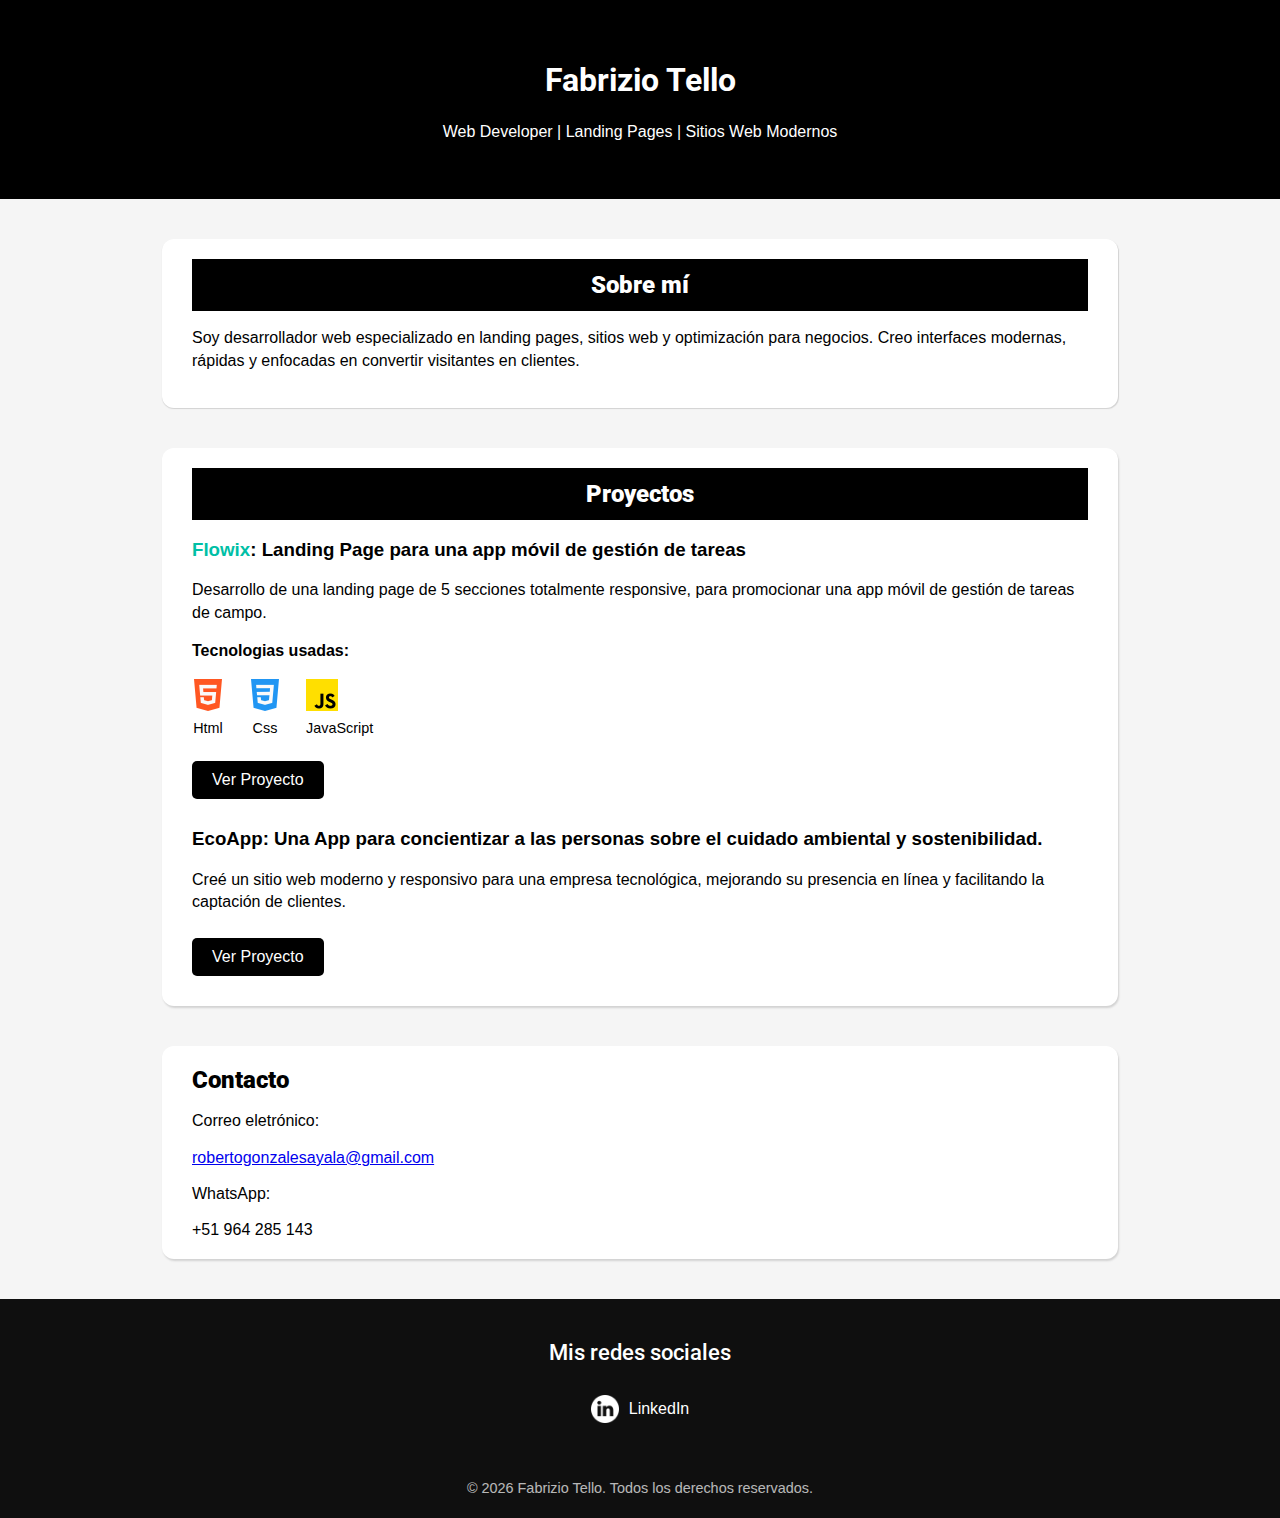
<file: index.html>
<!DOCTYPE html>
<html lang="es">
<head>
    <meta charset="UTF-8">
    <meta name="viewport" content="width=device-width, initial-scale=1.0">
    <title>F4bris_Portafolio</title>
    <link rel="stylesheet" href="styles.css">
</head>
<body>
    <header>
        <h1>Fabrizio Tello</h1>
        <p class="habilidades">Web Developer   |   Landing Pages   |   Sitios Web Modernos</p>
        <p class="software">Ingeniero de Software</p>
    </header>

    <section class="about-me">
        <h2>Sobre mí</h2>
        <p class="sobre mi">Soy desarrollador web especializado en landing pages, sitios web y optimización para negocios. Creo interfaces modernas, rápidas y enfocadas en convertir visitantes en clientes.</p>
    </section>

    <section class="proyectos">
        <h2>Proyectos</h2>
            <div class="proyecto">
                <h3><span class="flowix">Flowix</span>: Landing Page para una app móvil de gestión de tareas</h3>
                <p class="desc">Desarrollo de una landing page de 5 secciones totalmente responsive, para promocionar una app móvil de gestión de tareas de campo.</p>
                
                <p><strong>Tecnologias usadas:</strong></p>

                <div class="tecnologias">
                    <div class="htmldiv">
                        <img src="imagenes/html.png" alt="html5">
                        <p>Html</p>
                    </div>

                    <div class="cssdiv">
                        <img src="imagenes/css.png" alt="css3">
                        <p>Css</p>
                    </div>

                    <div class="jsdiv">
                        <img src="imagenes/js.png" alt="javascript">    
                        <p>JavaScript</p>
                    </div>
                </div>

                <a href="Flowix/public/index.html" class="btn" target="_blank">
                    <button>Ver Proyecto</button>
                </a>

            </div>
            <div class="proyecto">
                <h3>EcoApp: Una App para concientizar a las personas sobre el cuidado ambiental y sostenibilidad.</h3>
                <p class="desc">Creé un sitio web moderno y responsivo para una empresa tecnológica, mejorando su presencia en línea y facilitando la captación de clientes.</p>
                <a href="https://f4bris.github.io/EcoApp.com/index.html" class="btn" target="_blank">
                    <button>Ver Proyecto</button>
                </a>

        </div>
    </section>
   
   <section class="contacto">
        <h2>Contacto</h2>

        <div class="correo">
            <p>Correo eletrónico:</p>
            <a  href="https://mail.google.com/mail/?view=cm&fs=1&to=robertogonzalesayala@gmail.com&su=Contacto%20desde%20portafolio&body=Hola%20Fabrizio,%20me%20interesa%20tu%20servicio"
            target="_blank"
            rel="noopener noreferrer">robertogonzalesayala@gmail.com </a>
        </div>

        <div class="correo2">
            <p>Correo eletrónico:</p>
            <a href="mailto:robertogonzalesayala@gmail.com?subject=Contacto%20desde%20portafolio&body=Hola%20Fabrizio,          %0D%0A%0D%0AMe%20interesa%20tu%20servicio%20de%20desarrollo%20web.%0D%0A%0D%0AGracias.">
                robertogonzalesayala@gmail.com
            </a>
        </div>


        <div class="numero">
            <p>WhatsApp:</p>
            <a href="https://wa.me/51964285143" target="_blank">+51 964 285 143</a>
        </div>
   </section>

<footer class="footer">
  <section class="redes">
    <h2>Mis redes sociales</h2>

    <div class="links">
      <a href="https://www.linkedin.com/in/fabrizio-tello-palacios-478628384/"
         target="_blank"
         rel="noopener noreferrer"
         class="social-link">
         <img src="imagenes/linkedin.png" alt="LinkedIn">
         <span>LinkedIn</span>
      </a>
    </div>
  </section>

  <p class="copy">&copy; 2026 Fabrizio Tello. Todos los derechos reservados.</p>
</footer>

</body>
</html>
</file>
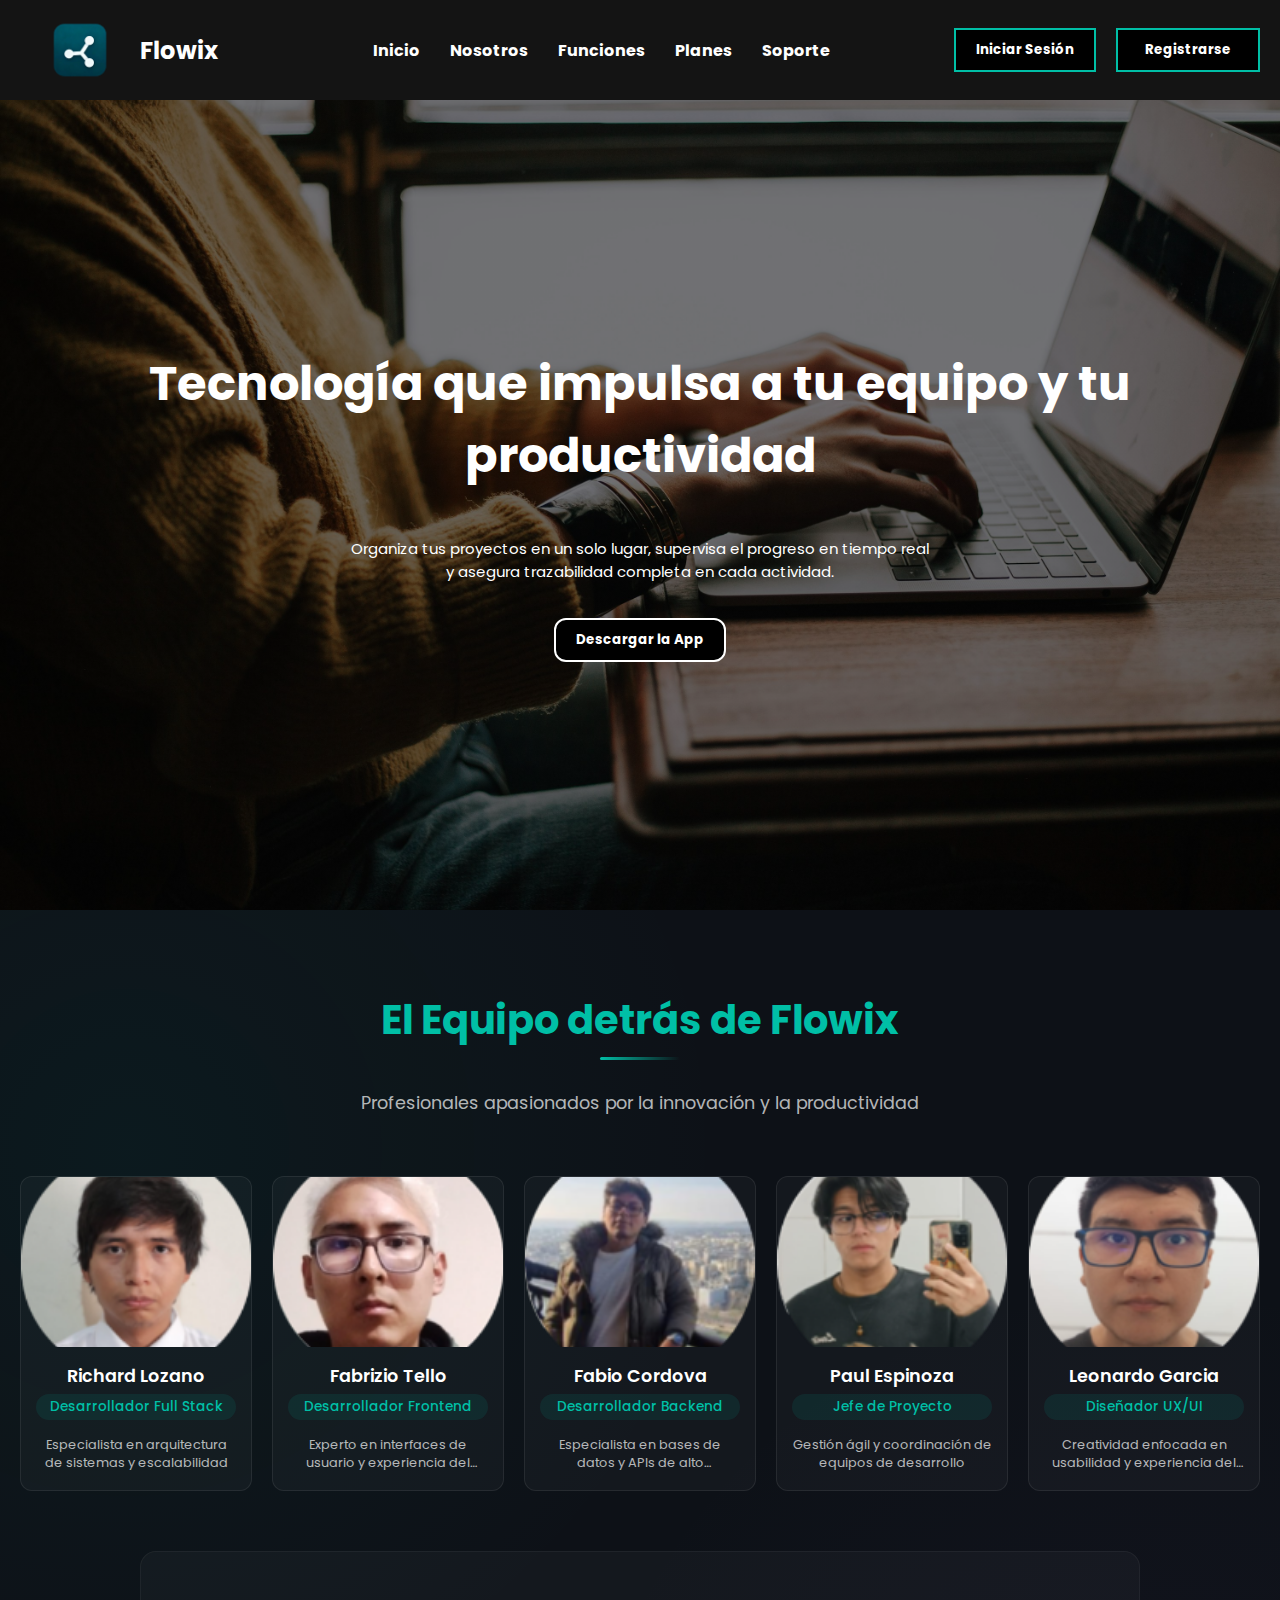
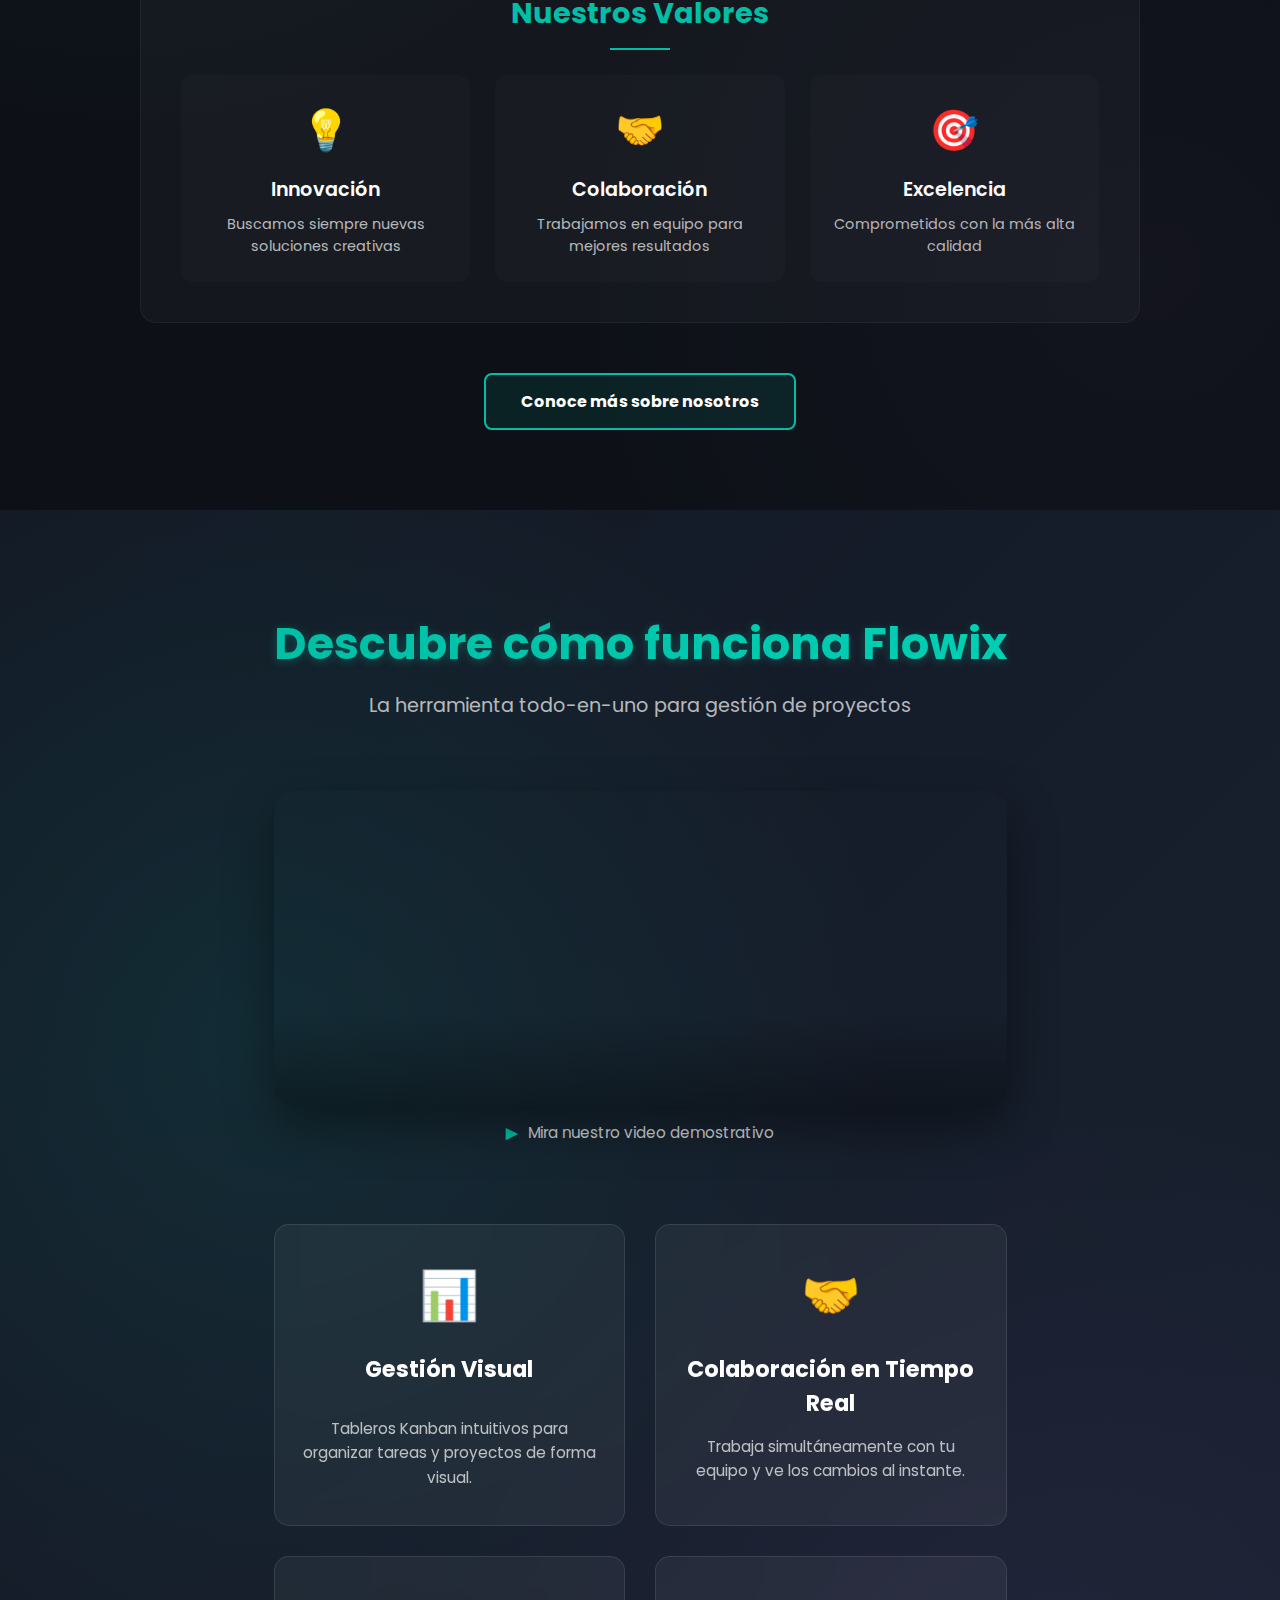
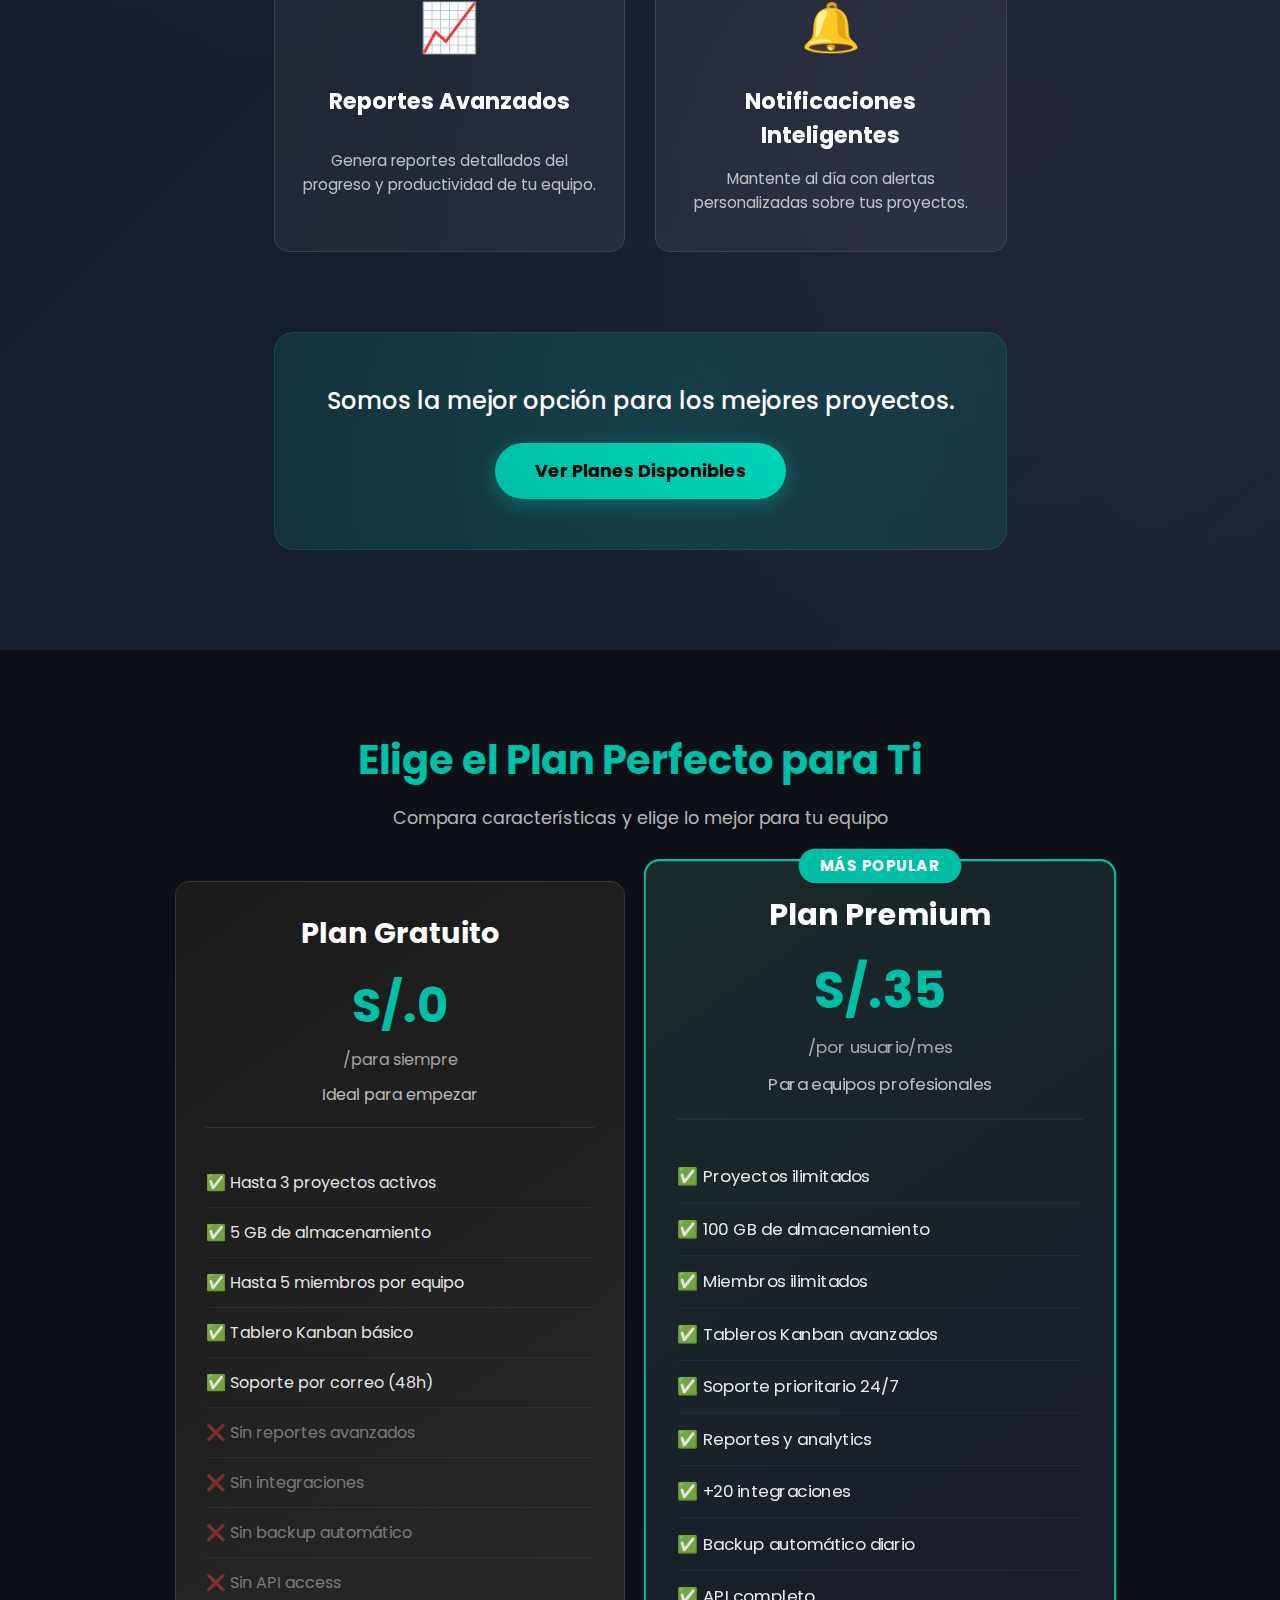
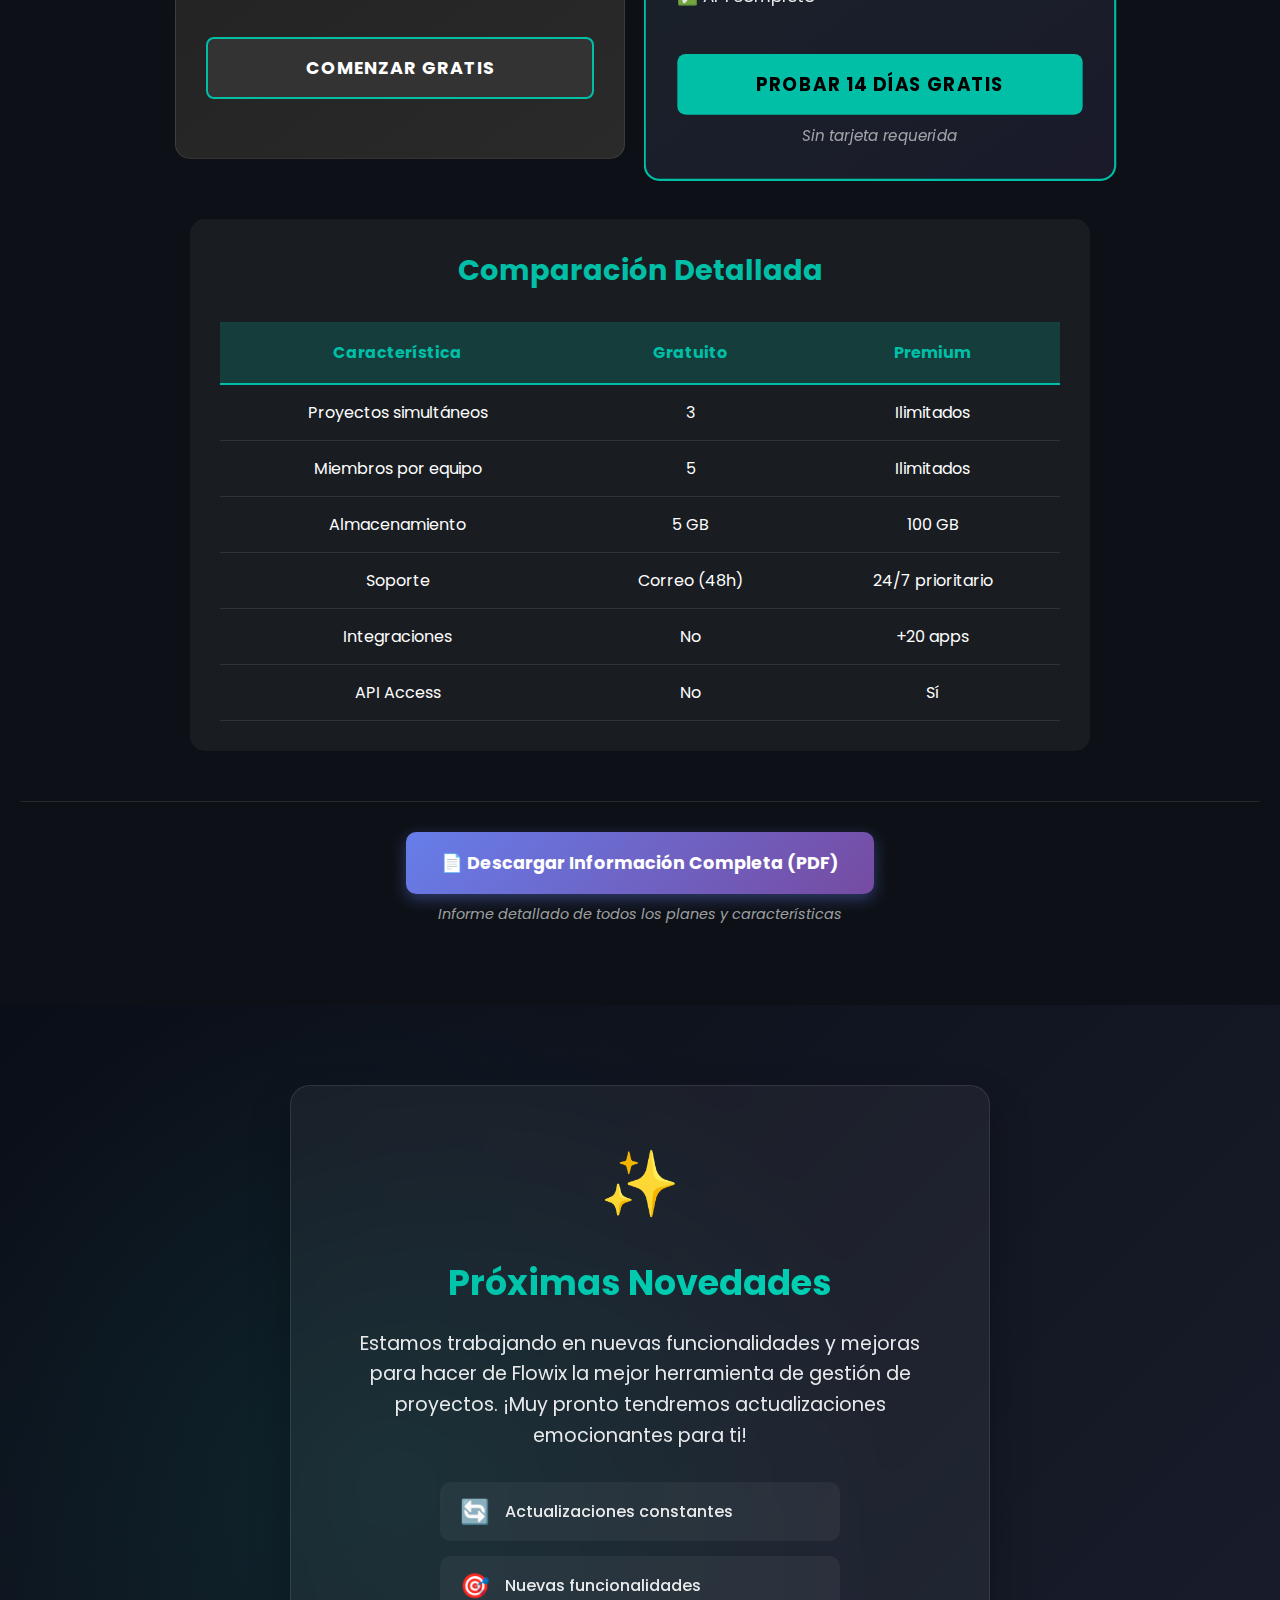
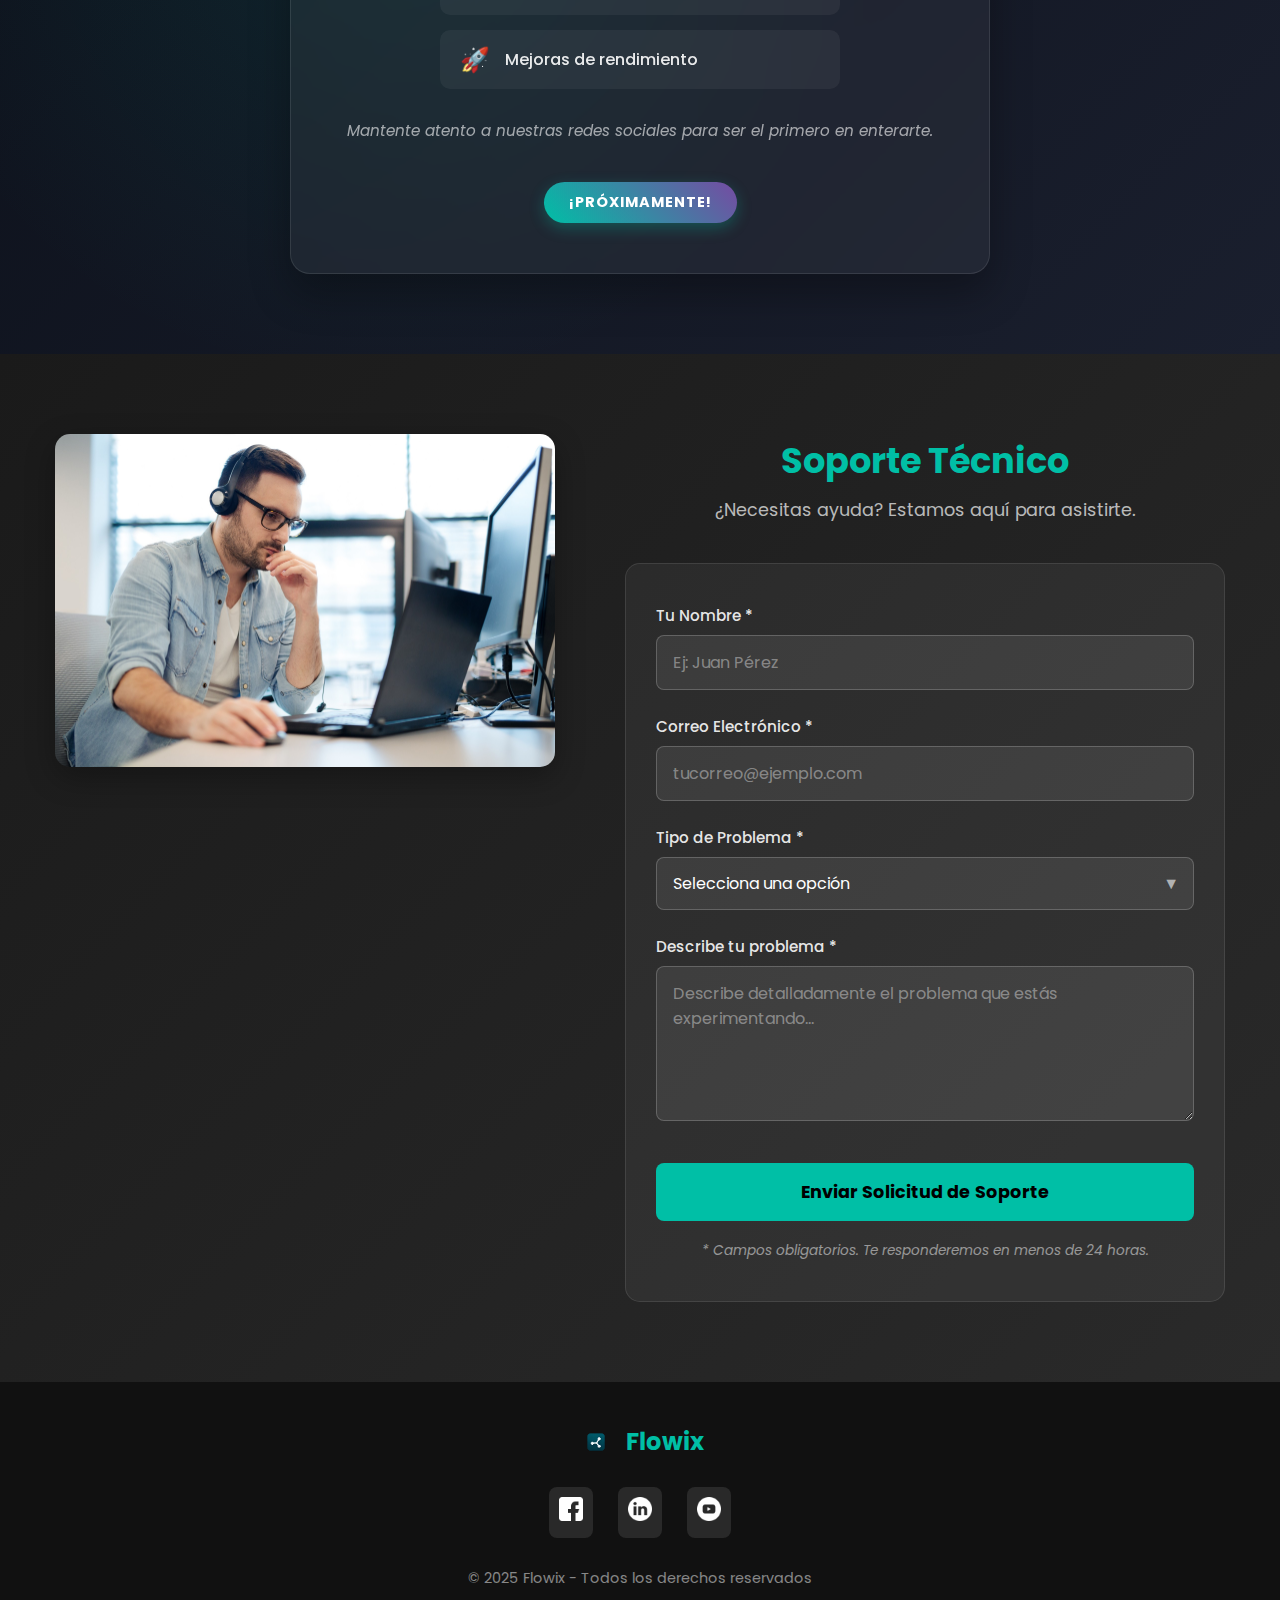
<file: Flowix/public/index.html>
<!DOCTYPE html>
<html lang="es">

<head>
  <meta charset="UTF-8">
  <meta name="viewport" content="width=device-width, initial-scale=1.0">
  <title>Flowix Landing page</title>
  <link rel="preconnect" href="https://fonts.googleapis.com">
  <link rel="preconnect" href="https://fonts.gstatic.com" crossorigin>
  <link
    href="https://fonts.googleapis.com/css2?family=Poppins:ital,wght@0,100;0,200;0,300;0,400;0,500;0,600;0,700;0,800;0,900;1,100;1,200;1,300;1,400;1,500;1,600;1,700;1,800;1,900&display=swap"
    rel="stylesheet">
  <link rel="stylesheet" href="assets/styles/Styles.css">
  
</head>

<body>
  <header>
    <div class="container">
      <nav class="nav-bar">
        <div class="logo-container"> <img src="assets/images/flowix.png" alt="Logo" class="logo">
          <h2>Flowix</h2>
        </div>
        <div class="menu-hamburguesa">
          <img src="assets/images/menu-hamburguesa.png" alt="menu-hamburguesa" class="menu-icon">
        </div>
      
         
            <ul class="nav-links" id="navLinksMobile">
              <li><a href="#inicio">Inicio</a></li>
              <li><a href="#nosotros">Nosotros</a></li>
              <li><a href="#funciones">Funciones</a></li>
              <li><a href="#planes">Planes</a></li>
              <li><a href="#soporte">Soporte</a></li>
            </ul>
        
          <div class="register-btn"> 
            <Button id="iniciarSesionbtn" class="Iniciar-sesion">Iniciar Sesión</Button>
            <Button class="Registrarse">Registrarse</Button> 
          </div>
      
      </nav>
    </div>
  </header>

  <section id="inicio">
    <h1>Tecnología que impulsa a tu equipo y tu productividad</h1> <br>
    <p>Organiza tus proyectos en un solo lugar, supervisa el progreso en tiempo real<br>y asegura trazabilidad completa
      en cada actividad.
    </p>
    <br> 
    <Button class="Descargar">Descargar la App</Button>

    
  </section>

  <section id="nosotros">
  <div class="container">
    <div class="nosotros-header">
      <h2>El Equipo detrás de Flowix</h2>
      <p class="nosotros-subtitulo">Profesionales apasionados por la innovación y la productividad</p>
    </div>
    
    <div class="equipo-grid">

      <div class="miembro-card">
        <div class="miembro-img-container">
          <img src="assets/images/quienes-somos-1.png" alt="Richard Lozano - Desarrollador Full Stack">
          <div class="miembro-overlay">
            <div class="miembro-redes">
              <span class="red-social">in</span>
              <span class="red-social">git</span>
              <span class="red-social">✉️</span>
            </div>
          </div>
        </div>
        <div class="miembro-info">
          <h3>Richard Lozano</h3>
          <p class="miembro-rol">Desarrollador Full Stack</p>
          <p class="miembro-desc">Especialista en arquitectura de sistemas y escalabilidad</p>
        </div>
      </div>
      
      <div class="miembro-card">
        <div class="miembro-img-container">
          <img src="assets/images/quienes-somos-2.png" alt="Fabrizio Tello - Desarrollador Frontend">
          <div class="miembro-overlay">
            <div class="miembro-redes">
              <span class="red-social">in</span>
              <span class="red-social">git</span>
              <span class="red-social">✉️</span>
            </div>
          </div>
        </div>
        <div class="miembro-info">
          <h3>Fabrizio Tello</h3>
          <p class="miembro-rol">Desarrollador Frontend</p>
          <p class="miembro-desc">Experto en interfaces de usuario y experiencia del cliente</p>
        </div>
      </div>
      
      <div class="miembro-card">
        <div class="miembro-img-container">
          <img src="assets/images/quienes-somos-3.png" alt="Fabio Cordova - Desarrollador Backend">
          <div class="miembro-overlay">
            <div class="miembro-redes">
              <span class="red-social">in</span>
              <span class="red-social">git</span>
              <span class="red-social">✉️</span>
            </div>
          </div>
        </div>
        <div class="miembro-info">
          <h3>Fabio Cordova</h3>
          <p class="miembro-rol">Desarrollador Backend</p>
          <p class="miembro-desc">Especialista en bases de datos y APIs de alto rendimiento</p>
        </div>
      </div>
      
      <div class="miembro-card">
        <div class="miembro-img-container">
          <img src="assets/images/quienes-somos-4.png" alt="Paul Espinoza - Jefe de proyecto">
          <div class="miembro-overlay">
            <div class="miembro-redes">
              <span class="red-social">in</span>
              <span class="red-social">git</span>
              <span class="red-social">✉️</span>
            </div>
          </div>
        </div>
        <div class="miembro-info">
          <h3>Paul Espinoza</h3>
          <p class="miembro-rol">Jefe de Proyecto</p>
          <p class="miembro-desc">Gestión ágil y coordinación de equipos de desarrollo</p>
        </div>
      </div>
      
      <div class="miembro-card">
        <div class="miembro-img-container">
          <img src="assets/images/quienes-somos-5.png" alt="Leonardo Garcia - Diseñador UX/UI">
          <div class="miembro-overlay">
            <div class="miembro-redes">
              <span class="red-social">in</span>
              <span class="red-social">git</span>
              <span class="red-social">✉️</span>
            </div>
          </div>
        </div>
        <div class="miembro-info">
          <h3>Leonardo Garcia</h3>
          <p class="miembro-rol">Diseñador UX/UI</p>
          <p class="miembro-desc">Creatividad enfocada en usabilidad y experiencia del usuario</p>
        </div>
      </div>
    </div>
    
    <div class="nosotros-valores">
      <h3>Nuestros Valores</h3>
      <div class="valores-grid">
        <div class="valor-item">
          <div class="valor-icon">💡</div>
          <h4>Innovación</h4>
          <p>Buscamos siempre nuevas soluciones creativas</p>
        </div>
        <div class="valor-item">
          <div class="valor-icon">🤝</div>
          <h4>Colaboración</h4>
          <p>Trabajamos en equipo para mejores resultados</p>
        </div>
        <div class="valor-item">
          <div class="valor-icon">🎯</div>
          <h4>Excelencia</h4>
          <p>Comprometidos con la más alta calidad</p>
        </div>
      </div>
    </div>
    
    <div class="conocenos">
      <button id="conoceMasbtn" class="conoce-btn">Conoce más sobre nosotros</button>
    </div>
  </div>
</section>

     
  <div id="modalEmpresa" class="modal">
    <div class="modal-content">
        <span class="close">&times;</span>
        <h2 style="color: #2c3e50; border-bottom: 2px solid #293037; padding-bottom: 10px;">Nuestra Empresa</h2>
        
        <div class="seccion">
            <h3>🔍 Misión</h3>
            <p><strong>Texto de prueba:</strong> Si ves esto, el HTML funciona correctamente. Desarrollamos herramientas innovadoras para mejorar la productividad de los equipos.</p>
        </div>
        
        <div class="seccion">
            <h3>🎯 Visión</h3>
            <p><strong>Texto de prueba:</strong> Ser líderes en soluciones de gestión colaborativa en Latinoamérica.</p>
        </div>
        
        <div class="seccion">
            <h3>💎 Valores</h3>
            <ul>
                <li>✅ Innovación constante</li>
                <li>✅ Calidad en cada producto</li>
                <li>✅ Compromiso con el cliente</li>
                <li>✅ Trabajo en equipo</li>
            </ul>
        </div>
    </div>
</div>

      </div>
    </div>
  </section>

 <section id="funciones">
  <div class="container">
    <div class="funciones-header">
      <h2>Descubre cómo funciona Flowix</h2>
      <p class="funciones-subtitulo">La herramienta todo-en-uno para gestión de proyectos</p>
    </div>
    
    <div class="funciones-content">
      <div class="video-demo">
        <div class="video-container">
          <div class="video-wrapper">
            <iframe width="560" height="315" 
                    src="https://www.youtube.com/embed/NexiXkP5mmo?si=3ljop8Ot-i8lfZ1v" 
                    title="Video demostrativo Flowix"
                    frameborder="0" 
                    allow="accelerometer; autoplay; clipboard-write; encrypted-media; gyroscope; picture-in-picture" 
                    allowfullscreen>
            </iframe>
            <div class="video-overlay"></div>
          </div>
          <div class="video-info">
            <span class="play-icon">▶</span>
            <span>Mira nuestro video demostrativo</span>
          </div>
        </div>
      </div>
      
      <div class="funciones-grid">
        <div class="funcion-card">
          <div class="funcion-icon">📊</div>
          <h3>Gestión Visual</h3>
          <p>Tableros Kanban intuitivos para organizar tareas y proyectos de forma visual.</p>
        </div>
        
        <div class="funcion-card">
          <div class="funcion-icon">🤝</div>
          <h3>Colaboración en Tiempo Real</h3>
          <p>Trabaja simultáneamente con tu equipo y ve los cambios al instante.</p>
        </div>
        
        <div class="funcion-card">
          <div class="funcion-icon">📈</div>
          <h3>Reportes Avanzados</h3>
          <p>Genera reportes detallados del progreso y productividad de tu equipo.</p>
        </div>
        
        <div class="funcion-card">
          <div class="funcion-icon">🔔</div>
          <h3>Notificaciones Inteligentes</h3>
          <p>Mantente al día con alertas personalizadas sobre tus proyectos.</p>
        </div>
      </div>
      
      <div class="funciones-cta">
        <p class="cta-text">Somos la mejor opción para los mejores proyectos.</p>
        <button class="cta-button" onclick="document.querySelector('#planes').scrollIntoView({behavior: 'smooth'})">
          Ver Planes Disponibles
        </button>
      </div>
    </div>
  </div>
</section>

  <section id="planes">
  <div class="container">
    <h2>Elige el Plan Perfecto para Ti</h2>
    <p class="subtitulo-planes">Compara características y elige lo mejor para tu equipo</p>
    
    <div class="comparador-planes">
      
      <div class="plan-card plan-gratuito">
        <div class="plan-header">
          <h3>Plan Gratuito</h3>
          <div class="plan-precio">
            <span class="precio">S/.0</span>
            <span class="periodo">/para siempre</span>
          </div>
          <p class="plan-desc">Ideal para empezar</p>
        </div>
        
        <div class="plan-caracteristicas">
          <ul>
            <li class="disponible">✅ Hasta 3 proyectos activos</li>
            <li class="disponible">✅ 5 GB de almacenamiento</li>
            <li class="disponible">✅ Hasta 5 miembros por equipo</li>
            <li class="disponible">✅ Tablero Kanban básico</li>
            <li class="disponible">✅ Soporte por correo (48h)</li>
            <li class="no-disponible">❌ Sin reportes avanzados</li>
            <li class="no-disponible">❌ Sin integraciones</li>
            <li class="no-disponible">❌ Sin backup automático</li>
            <li class="no-disponible">❌ Sin API access</li>
          </ul>
        </div>
        
        <button class="btn-plan btn-gratis">Comenzar Gratis</button>
      </div>
  
      <div class="plan-card plan-premium destacado">
        <div class="plan-badge">MÁS POPULAR</div>
        <div class="plan-header">
          <h3>Plan Premium</h3>
          <div class="plan-precio">
            <span class="precio">S/.35</span>
            <span class="periodo">/por usuario/mes</span>
          </div>
          <p class="plan-desc">Para equipos profesionales</p>
        </div>
        
        <div class="plan-caracteristicas">
          <ul>
            <li class="disponible">✅ Proyectos ilimitados</li>
            <li class="disponible">✅ 100 GB de almacenamiento</li>
            <li class="disponible">✅ Miembros ilimitados</li>
            <li class="disponible">✅ Tableros Kanban avanzados</li>
            <li class="disponible">✅ Soporte prioritario 24/7</li>
            <li class="disponible">✅ Reportes y analytics</li>
            <li class="disponible">✅ +20 integraciones</li>
            <li class="disponible">✅ Backup automático diario</li>
            <li class="disponible">✅ API completo</li>
          </ul>
        </div>
        
        <button class="btn-plan btn-premium">Probar 14 Días Gratis</button>
        <p class="plan-nota">Sin tarjeta requerida</p>
      </div>
      
    </div>
    
    <div class="plan-comparacion-tabla">
      <h3>Comparación Detallada</h3>
      <table>
        <thead>
          <tr>
            <th>Característica</th>
            <th>Gratuito</th>
            <th>Premium</th>
          </tr>
        </thead>
        <tbody>
          <tr>
            <td>Proyectos simultáneos</td>
            <td>3</td>
            <td>Ilimitados</td>
          </tr>
          <tr>
            <td>Miembros por equipo</td>
            <td>5</td>
            <td>Ilimitados</td>
          </tr>
          <tr>
            <td>Almacenamiento</td>
            <td>5 GB</td>
            <td>100 GB</td>
          </tr>
          <tr>
            <td>Soporte</td>
            <td>Correo (48h)</td>
            <td>24/7 prioritario</td>
          </tr>
          <tr>
            <td>Integraciones</td>
            <td>No</td>
            <td>+20 apps</td>
          </tr>
          <tr>
            <td>API Access</td>
            <td>No</td>
            <td>Sí</td>
          </tr>
        </tbody>
      </table>
    </div>
    
     <div class="descargar-informe">
    <button id="descargarPdf" class="btn-descargar">
      📄 Descargar Información Completa (PDF)
    </button>
    <p class="nota-descarga">Informe detallado de todos los planes y características</p>
  </div>

  </div>
</section>


<section id="novedades">
  <div class="container">
    <div class="novedades-card">
      <div class="novedades-icon">
        <span class="icon">✨</span>
      </div>
      
      <h2>Próximas Novedades</h2>
      
      <p class="novedades-text">
        Estamos trabajando en nuevas funcionalidades y mejoras para hacer de Flowix 
        la mejor herramienta de gestión de proyectos. ¡Muy pronto tendremos 
        actualizaciones emocionantes para ti!
      </p>
      
      <div class="novedades-features">
        <div class="feature-item">
          <span class="check">🔄</span>
          <span>Actualizaciones constantes</span>
        </div>
        <div class="feature-item">
          <span class="check">🎯</span>
          <span>Nuevas funcionalidades</span>
        </div>
        <div class="feature-item">
          <span class="check">🚀</span>
          <span>Mejoras de rendimiento</span>
        </div>
      </div>
      
      <p class="novedades-subtext">
        Mantente atento a nuestras redes sociales para ser el primero en enterarte.
      </p>
      
      <div class="novedades-badge">
        <span>¡Próximamente!</span>
      </div>
    </div>
  </div>
</section>


<section id="soporte">
  <div class="container">
    <div class="soporte-content">
      <div class="soporte-img">
        <img src="assets/images/soporte.jpeg" alt="Soporte Flowix">
      </div>
      
      <div class="soporte-form-container">
        <h2>Soporte Técnico</h2>
        <p class="soporte-subtitulo">¿Necesitas ayuda? Estamos aquí para asistirte.</p>
        
        <form id="formSoporte" class="soporte-form">
          <div class="form-group">
            <label for="nombre">Tu Nombre *</label>
            <input type="text" id="nombre" name="nombre" required placeholder="Ej: Juan Pérez">
          </div>
          
          <div class="form-group">
            <label for="email">Correo Electrónico *</label>
            <input type="email" id="email" name="email" required placeholder="tucorreo@ejemplo.com">
          </div>
          
          <div class="form-group">
            <label for="tipoProblema">Tipo de Problema *</label>
            <div class="select-wrapper">
              <select id="tipoProblema" name="tipoProblema" required>
                <option value="" disabled selected>Selecciona una opción</option>
                <option value="tecnico">Problema Técnico</option>
                <option value="cuenta">Problema con mi Cuenta</option>
                <option value="facturacion">Facturación/Pagos</option>
                <option value="funcionalidad">Duda sobre Funcionalidades</option>
                <option value="otro">Otro Tipo de Problema</option>
              </select>
              <div class="select-arrow">▼</div>
            </div>
          </div>
          
          <div class="form-group">
            <label for="descripcion">Describe tu problema *</label>
            <textarea id="descripcion" name="descripcion" rows="5" required 
                      placeholder="Describe detalladamente el problema que estás experimentando..."></textarea>
          </div>
          
          <button type="submit" class="btn-enviar">
            Enviar Solicitud de Soporte
          </button>
          
          <p class="form-nota">
            * Campos obligatorios. Te responderemos en menos de 24 horas.
          </p>
        </form>
      </div>
    </div>
  </div>
</section>

  <div id="loginModal" class="login-modal">
      <div class="login-content">

          <span class="close-login">&times;</span>

          <h2>Iniciar Sesión</h2>

          <form class="login-form">

              <label for="email">Correo electrónico</label>
              <input type="text" id="email" placeholder="Ingresa tu correo">

              <label for="password">Contraseña</label>
              <div class="password-container">
                  <input type="password" id="password" placeholder="Ingresa tu contraseña">
                  <span id="togglePassword" class="toggle-pass">👁</span>
              </div>

              <p id="login-error" class="error-msg">Por favor ingresa un correo válido.</p>
              <p id="pass-error" class="error-msg">La contraseña debe tener al menos 8 caracteres.</p>

              <button type="submit" class="btn-login">Entrar</button>

              <p class="extra-links">
                  <a href="#">¿Olvidaste tu contraseña?</a><br>
                  ¿No tienes una cuenta? <a href="#">Regístrate</a>
              </p>
          </form>
      </div>
  </div>

  
  <div id="registerModal" class="login-modal">
      <div class="login-content">

          <span class="close-register">&times;</span>

          <h2>Crear Cuenta</h2>

          <form class="register-form">

              <label for="regEmail">Correo electrónico</label>
              <input type="text" id="regEmail" placeholder="Ingresa tu correo">

              <label for="regUser">Nombre de usuario</label>
              <input type="text" id="regUser" placeholder="Ingresa tu nombre de usuario">

              <label for="regPass">Crear contraseña</label>
              <input type="password" id="regPass" placeholder="Mínimo 8 caracteres">

              <p id="reg-error" class="error-msg">Completa todos los campos correctamente.</p>

              <button type="submit" class="btn-login">Registrarse</button>

          </form>
      </div>
  </div>

  <div id="simpleModal" class="simple-modal">
      <div class="simple-modal-content">
          <h3>📱 Flowix App</h3>
          <p>¡Próximamente disponible para desktop!</p>
          <p>Estamos trabajando en la versión de escritorio.</p>
          <button id="cerrarModal">Entendido</button>
      </div>
  </div>

  <footer id="footer">
  <div class="container">
    <div class="footer-simple">
      <div class="footer-brand">
        <img src="assets/images/flowix.png" alt="Flowix" width="40">
        <span>Flowix</span>
      </div>
      
      <div class="footer-social-simple">
        <a href="https://facebook.com" target="_blank">
          <img src="assets/images/facebook.png" alt="Facebook" width="24">
        </a>
        <a href="https://linkedin.com" target="_blank">
          <img src="assets/images/linked.png" alt="LinkedIn" width="24">
        </a>
        <a href="https://youtube.com" target="_blank">
          <img src="assets/images/youtube.png" alt="YouTube" width="24">
        </a>
      </div>
      
      <div class="footer-copyright">
        <p>&copy; 2025 Flowix - Todos los derechos reservados</p>
      </div>
    </div>
  </div>
</footer>

<button id="backToTop" class="back-to-top" title="Volver al inicio">
  ↑
</button>

  <script src="assets/scripts/main.js"></script>
</body>
</html>
</file>
<file: styles.css>
@import url('https://fonts.googleapis.com/css2?family=Roboto:wght@400;700&display=swap');

h1, h2{
    font-family: 'Roboto', sans-serif;
    
}

.flowix{
    color: #00bfa6;
    font-weight: 800;
}

h2{
    margin: 0px;
    font-weight: 1000;
}

body{
    font-family: Arial, sans-serif;
    margin: 0;
    padding: 0;
    background-color: rgb(245, 245, 245);
}

header {
    color: white;
    background-color: #000000;
    padding: 40px 20px;
    text-align: center;
}

.habilidades{
    display: none;
}

.about-me {
        max-width: 70%;
        background-color: #ffffff;
        color: rgb(0, 0, 0);
        margin: 40px auto;
        display: flex;
        flex-direction: column;
        padding: 20px 30px;
        border-radius: 12px;
        box-shadow: #d2d2d2 0.5px 1px 1px;
}

.about-me h2{
    background-color: #000000;
    color: white;
    text-align: center;
    padding: 12px 0px;
}

.proyectos{
        background-color: #ffffff;
        max-width: 70%;
        margin: 40px auto;
        padding: 20px 30px;
        border-radius: 12px;
        box-shadow: #d2d2d2 1px 2px 2px;
        display: flex;
        flex-direction: column; 
    }

    .proyectos h2{
        text-align: center;
        background-color: #000000;
        color: white;
        padding: 12px 0px;
    }

p {
    font-size: clamp(0.95rem, 2.5vw, 1rem);
    line-height: 1.4;
}


/*-------------------Boton de "Ver proyecto"-------------------*/
button {
    background-color: #000000;
    color: white;
    border: none;
    padding: 10px 20px;
    border-radius: 5px;
    cursor: pointer;
    font-size: 1rem;
    margin-top: 9px;
    font-weight: semi-bold;
    margin-bottom: 10px;
    transition: 
        transform 0.25s ease,
        box-shadow 0.25s ease,
        background-color 0.25s ease;
}

button:hover {
    background-color: #0a66c2;
    transform: translateY(-2px);
    box-shadow: 0 8px 20px rgba(100, 100, 100, 0.25);
}

button:active {
    transform: translateY(-1px);
    box-shadow: 0 4px 10px rgba(0, 0, 0, 0.2);
}
/*------------------------------------------------------------*/




.tecnologias{
    display: flex;
    flex-direction: row;
    gap: 25px;
    align-items: center;
}   

.tecnologias p{
    margin-top: 7px;
    font-size: 0.9rem;
}

.htmldiv{
    width: 32px;
    height: auto;
    display: flex;
    flex-direction: column;
    text-align: center;
}

.cssdiv{
    width: 32px;
    height: auto;
    display: flex;
    flex-direction: column;
    text-align: center;
}

.jsdiv{
    width: 32px;
    height: auto;
    display: flex;
    flex-direction: column;
    text-align: center;
}

/*seccion contacto--------------------------*/
.contacto{
    background-color: #ffffff;
    max-width: 70%;
    margin: 40px auto;
    padding: 20px 30px;
    border-radius: 12px;
    box-shadow: #d2d2d2 1px 2px 2px;
    display: flex;
    flex-direction: column; 
}

.numero a{
    text-decoration: none;
    color: black;
}

.correo {
    display: none;
}

.correo2{
    display: block;
  }

  footer{
    display: flex;
    flex-direction: column;
    align-items: center;
    color: white;
    background-color: #000000;
    padding: 12px 0px;
  }

  footer p{
    margin-bottom: 0px;
    font-size: 12px;
  }

.footer {
  background-color: #0f0f0f;
  color: #ffffff;
  padding: 40px 20px 20px;
  text-align: center;
}

.footer h2 {
  font-size: 1.4rem;
  margin-bottom: 20px;
  font-weight: 500;
}

.redes {
  margin-bottom: 30px;
}

.links {
  display: flex;
  justify-content: center;
}

.social-link {
  display: flex;
  align-items: center;
  gap: 10px;
  text-decoration: none;
  color: #ffffff;
  padding: 10px 18px;
  border-radius: 30px;
  transition: all 0.3s ease;
}

.social-link img {
  width: 28px;
  height: 28px;
  transition: transform 0.3s ease;
}

.social-link span {
  font-size: 1rem;
  font-weight: 500;
}

.social-link:hover {
  background-color: #0a66c2;
  box-shadow: 0 6px 20px rgba(10, 102, 194, 0.4);
  transform: translateY(-3px);
}

.social-link:hover img {
  transform: scale(1.15);
}

.copy {
  font-size: 0.9rem;
  opacity: 0.7;
  margin-top: px;
}


@media (min-width: 670px) {
    .habilidades{
        display: block;
        margin-top: 10px;
    }

    .software{
        display: none;
    }

  .proyectos{
    display: flex;
    
  }

  .correo2{
    display: none;
  }

  .correo {
    display: block;
}
}
</file>
<file: Flowix/public/assets/styles/Styles.css>
*{
  margin: 0;
  padding: 0;
  font-family: 'Poppins', sans-serif;
  box-sizing: border-box;
}

html {
    scroll-behavior: smooth;
}

body {
  width: 100%;
  min-height: 100vh;
  padding-top: 100px;
  background-color: #141414;
}

header{
  position: fixed;
  width: 100%;
  z-index: 1000;
  top: 0;
}

.container{
  max-width: auto;
  margin: auto;
}

.logo {
  width: 120px;
  height: auto;
}

.logo-container {
  display: flex;
  flex-direction: row;
  align-items: center;
  height: 100px;
}

.nav-bar {
  background-color: #141414;
  color: white;
  display: flex;
  flex-direction: row;
  align-items: center;
  justify-content: center;
}

.menu-icon{
  width: 45px;
  height: auto;
  cursor: pointer;
}

.nav-links{
  padding-left: 0;
  display: none;
}

.nav-bar h2{
  display: none;
}

.nav-links a {
  text-decoration: none;
  color: white;
  font-weight: bold;
  transition: color 0.3s ease;
}

.nav-links li{
  list-style: none;
  text-align: center;
  padding: 5px 0;
}

.nav-links a:hover {
  color: #00bfa6;
  font-weight: bold;
}

.register-btn{
  display: none;
  flex-direction: column;
  padding: 10px 0 23px 0;
  gap: 10px;
  
}

.Iniciar-sesion{
  padding: 10px 20px;
  border: 2px solid #00bfa6;
  background-color: black;
  color: white;
  font-weight: bold;
  cursor: pointer;
  transition: background-color 0.3s ease, color 0.3s ease;
}

.Registrarse{
  padding: 10px 27px;
  border: 2px solid #00bfa6;
  background-color: black;
  color: white;
  font-weight: bold;
  cursor: pointer;
  transition: background-color 0.3s ease, color 0.3s ease;
}

.Registrarse:hover{
  background-color: #00bfa6;
  color: black;
}

.Iniciar-sesion:hover{
  background-color: #00bfa6;
  color: black;
}

h1{
  color: white;
  font-weight: bold;
  font-size: 3em;
}

#inicio {
  display: flex;
  flex-direction: column;
  padding-top: 200px;
  align-items: center;
  justify-content: center;
  height: 90vh;
  text-align: center;
  background-image: linear-gradient(0deg, rgba(0,0,0,0.5),rgba(0,0,0,0.5)), url("../images/hero.jpg");
  background-repeat: no-repeat;
  background-size: cover;
  background-position: center;
}

.Descargar{
  padding: 10px 20px;
  border: 2px solid #ffffff;
  background-color: black;
  color: white;
  font-weight: bold;
  cursor: pointer;
  transition: background-color 0.3s ease, color 0.3s ease;
  border-radius: 12px;
}

.Descargar:hover{
  background-color: #ffffff;
  color: black;
}

#inicio p{
  display: none;
}



#nosotros {
  background-color: #0d1117;
  color: white;
  padding: 80px 20px;
  position: relative;
}


#nosotros::before {
  content: '';
  position: absolute;
  top: 0;
  left: 0;
  width: 100%;
  height: 100%;
  background: 
    radial-gradient(circle at 10% 20%, rgba(0, 191, 166, 0.05) 0%, transparent 40%),
    radial-gradient(circle at 90% 80%, rgba(118, 75, 162, 0.05) 0%, transparent 40%);
  pointer-events: none;
}

.nosotros-header {
  text-align: center;
  margin-bottom: 60px;
  position: relative;
}

#nosotros h2 {
  font-size: 2.5em;
  margin-bottom: 15px;
  color: #00bfa6;
  position: relative;
  display: inline-block;
}

#nosotros h2::after {
  content: '';
  position: absolute;
  bottom: -10px;
  left: 50%;
  transform: translateX(-50%);
  width: 80px;
  height: 3px;
  background: linear-gradient(90deg, #00bfa6, transparent);
  border-radius: 2px;
}

.nosotros-subtitulo {
  color: rgba(255, 255, 255, 0.7);
  font-size: 1.1em;
  max-width: 600px;
  margin: 25px auto 0;
  line-height: 1.5;
}


.equipo-grid {
  display: grid;
  grid-template-columns: repeat(5, 1fr);
  gap: 20px;
  max-width: 1400px;
  margin: 0 auto 60px;
  justify-content: center;
}


.miembro-card {
  background: rgba(255, 255, 255, 0.03);
  border-radius: 12px;
  overflow: hidden;
  transition: all 0.3s ease;
  border: 1px solid rgba(255, 255, 255, 0.08);
  position: relative;
  height: 100%;
  display: flex;
  flex-direction: column;
}

.miembro-card:hover {
  transform: translateY(-5px);
  border-color: rgba(0, 191, 166, 0.3);
  box-shadow: 0 10px 25px rgba(0, 191, 166, 0.15);
  background: rgba(255, 255, 255, 0.05);
}

.miembro-img-container {
  position: relative;
  height: 170px;
  overflow: hidden;
  flex-shrink: 0;
}

.miembro-img-container img {
  width: 100%;
  height: 100%;
  object-fit: cover;
  transition: transform 0.4s ease;
}

.miembro-card:hover .miembro-img-container img {
  transform: scale(1.08);
}


.miembro-overlay {
  position: absolute;
  top: 0;
  left: 0;
  width: 100%;
  height: 100%;
  background: linear-gradient(to top, rgba(0, 0, 0, 0.7), transparent 60%);
  display: flex;
  align-items: flex-end;
  justify-content: center;
  padding-bottom: 12px;
  opacity: 0;
  transition: opacity 0.3s ease;
}

.miembro-card:hover .miembro-overlay {
  opacity: 1;
}

.miembro-redes {
  display: flex;
  gap: 8px;
}

.red-social {
  width: 30px;
  height: 30px;
  background: rgba(255, 255, 255, 0.15);
  backdrop-filter: blur(5px);
  border-radius: 50%;
  display: flex;
  align-items: center;
  justify-content: center;
  cursor: pointer;
  transition: all 0.2s ease;
  color: white;
  font-size: 0.8em;
  font-weight: bold;
}

.red-social:hover {
  background: #00bfa6;
  transform: scale(1.1);
}


.miembro-info {
  padding: 18px 15px;
  text-align: center;
  flex-grow: 1;
  display: flex;
  flex-direction: column;
  justify-content: center;
}

.miembro-info h3 {
  color: white;
  font-size: 1.1em;
  margin-bottom: 6px;
  font-weight: 600;
  line-height: 1.3;
}

.miembro-rol {
  color: #00bfa6;
  font-weight: 500;
  font-size: 0.85em;
  margin-bottom: 8px;
  display: inline-block;
  padding: 3px 10px;
  background: rgba(0, 191, 166, 0.1);
  border-radius: 15px;
}

.miembro-desc {
  color: rgba(255, 255, 255, 0.7);
  font-size: 0.8em;
  line-height: 1.4;
  margin-top: 8px;
  display: -webkit-box;
  -webkit-line-clamp: 2;
  -webkit-box-orient: vertical;
  overflow: hidden;
}


.nosotros-valores {
  max-width: 1000px;
  margin: 0 auto 50px;
  padding: 40px;
  background: rgba(255, 255, 255, 0.03);
  border-radius: 16px;
  border: 1px solid rgba(255, 255, 255, 0.05);
}

.nosotros-valores h3 {
  text-align: center;
  color: #00bfa6;
  font-size: 1.8em;
  margin-bottom: 40px;
  position: relative;
}

.nosotros-valores h3::after {
  content: '';
  position: absolute;
  bottom: -15px;
  left: 50%;
  transform: translateX(-50%);
  width: 60px;
  height: 2px;
  background: #00bfa6;
}

.valores-grid {
  display: grid;
  grid-template-columns: repeat(auto-fit, minmax(200px, 1fr));
  gap: 25px;
}

.valor-item {
  text-align: center;
  padding: 25px 15px;
  background: rgba(255, 255, 255, 0.02);
  border-radius: 12px;
  transition: transform 0.3s ease;
}

.valor-item:hover {
  transform: translateY(-5px);
  background: rgba(255, 255, 255, 0.04);
}

.valor-icon {
  font-size: 40px;
  margin-bottom: 15px;
  display: block;
}

.valor-item h4 {
  color: white;
  font-size: 1.2em;
  margin-bottom: 10px;
  font-weight: 600;
}

.valor-item p {
  color: rgba(255, 255, 255, 0.7);
  font-size: 0.9em;
  line-height: 1.5;
}


.conocenos {
  text-align: center;
  margin-top: 40px;
}

.conoce-btn {
  color: white;
  border-radius: 8px;
  font-weight: bold;
  cursor: pointer;
  background: rgba(0, 191, 166, 0.1);
  border: 2px solid #00bfa6;
  padding: 14px 35px;
  font-size: 1em;
  transition: all 0.3s ease;
  position: relative;
  overflow: hidden;
}

.conoce-btn:hover {
  background: #00bfa6;
  color: black;
  transform: translateY(-3px);
  box-shadow: 0 8px 20px rgba(0, 191, 166, 0.3);
}

.conoce-btn:active {
  transform: translateY(1px);
}


@media (max-width: 1200px) {
  .equipo-grid {
    grid-template-columns: repeat(3, 1fr);
    gap: 25px;
    max-width: 900px;
  }
  
  .miembro-img-container {
    height: 180px;
  }
  
  .nosotros-valores {
    padding: 30px 25px;
  }
  
  .valores-grid {
    grid-template-columns: repeat(3, 1fr);
  }
}




.modal {
    display: none;
    position: fixed;
    z-index: 1000;
    left: 0;
    top: 0;
    width: 100%;
    height: 100%;
    background-color: rgba(0, 0, 0, 0.5);
    animation: fadeIn 0.3s;
    overflow: auto;
   
}

.modal-content {
    background-color: #fefefe;
    margin: 2% auto;
    padding: 30px;
    border-radius: 10px;
    width: 80%;
    max-width: 700px;
    max-height: 85vh;
    position: relative;
    animation: slideIn 0.3s;
    box-shadow: 0 4px 20px rgba(0, 0, 0, 0.2);
    overflow-y: auto;
    overflow-x: hidden;

    
}


.close {
    color: #aaa;
    float: right;
    font-size: 28px;
    font-weight: bold;
    cursor: pointer;
    position: absolute; 
    top: 15px;
    right: 20px;
    z-index: 1001;
    background: white;
    border-radius: 50%;
    width: 35px;
    height: 35px;
    display: flex;
    align-items: center;
    justify-content: center;
    border: none;
    line-height: 1;
}

.close:hover {
    color: #000;
    background: #f0f0f0;
}


.modal-content h2 {
    margin-right: 40px; 
    margin-top: 0;
    padding-top: 0;
}


.modal-content::-webkit-scrollbar {
    width: 8px;
}

.modal-content::-webkit-scrollbar-track {
    background: #f1f1f1;
    border-radius: 4px;
}

.modal-content::-webkit-scrollbar-thumb {
    background: #c1c1c1;
    border-radius: 4px;
}

.modal-content::-webkit-scrollbar-thumb:hover {
    background: #a8a8a8;
}


.seccion {
    margin-bottom: 25px;
    padding-bottom: 15px;
    border-bottom: 1px solid #eee;
    clear: both; 
}

.seccion:last-child {
    border-bottom: none;
}

.seccion h3 {
    color: #2c3e50;
    
    margin-bottom: 10px;
    font-size: 1.2em;
}

.seccion ul {
  list-style: none;
  color: black;
    padding-left: 20px;
}

.seccion p{
  color: black;
}

.seccion li {
  color: black;
    margin-bottom: 8px;
    line-height: 1.5;
}


@keyframes fadeIn {
    from { opacity: 0; }
    to { opacity: 1; }
}

@keyframes slideIn {
    from { transform: translateY(-50px); opacity: 0; }
    to { transform: translateY(0); opacity: 1; }
}


#funciones {
  background: linear-gradient(135deg, #131925 0%, #1a2332 100%);
  color: white;
  padding: 100px 20px;
  position: relative;
  overflow: hidden;
}


#funciones::before {
  content: '';
  position: absolute;
  top: 0;
  left: 0;
  right: 0;
  height: 100%;
  background: 
    radial-gradient(circle at 20% 30%, rgba(0, 191, 166, 0.1) 0%, transparent 40%),
    radial-gradient(circle at 80% 70%, rgba(118, 75, 162, 0.1) 0%, transparent 40%);
}

.funciones-header {
  text-align: center;
  margin-bottom: 70px;
  position: relative;
}

.funciones-header h2 {
  font-size: 2.8em;
  margin-bottom: 15px;
  background: linear-gradient(45deg, #00bfa6, #00d4b8);
  -webkit-background-clip: text;
  -webkit-text-fill-color: transparent;
  background-clip: text;
  text-shadow: 0 2px 10px rgba(0, 191, 166, 0.3);
}

.funciones-subtitulo {
  color: rgba(255, 255, 255, 0.7);
  font-size: 1.2em;
  max-width: 600px;
  margin: 0 auto;
  line-height: 1.5;
}


.funciones-content {
  max-width: 1200px;
  margin: 0 auto;
}


.video-demo {
  margin-bottom: 80px;
}

.video-container {
  max-width: 900px;
  margin: 0 auto;
  position: relative;
}

.video-wrapper {
  position: relative;
  border-radius: 20px;
  overflow: hidden;
  box-shadow: 0 20px 50px rgba(0, 0, 0, 0.4);
  transition: transform 0.3s ease, box-shadow 0.3s ease;
}

.video-wrapper:hover {
  transform: translateY(-10px);
  box-shadow: 0 30px 70px rgba(0, 191, 166, 0.3);
}

.video-wrapper iframe {
  width: 100%;
  aspect-ratio: 16/9;
  display: block;
  border: none;
}

.video-overlay {
  position: absolute;
  top: 0;
  left: 0;
  right: 0;
  bottom: 0;
  background: linear-gradient(to bottom, transparent 70%, rgba(0, 0, 0, 0.3));
  pointer-events: none;
}

.video-info {
  display: flex;
  align-items: center;
  justify-content: center;
  gap: 10px;
  margin-top: 15px;
  color: rgba(255, 255, 255, 0.8);
  font-size: 0.95em;
}

.play-icon {
  color: #00bfa6;
  font-weight: bold;
}


.funciones-grid {
  display: grid;
  grid-template-columns: repeat(auto-fit, minmax(250px, 1fr));
  gap: 30px;
  margin-bottom: 80px;
}

.funcion-card {
  background: rgba(255, 255, 255, 0.05);
  backdrop-filter: blur(10px);
  border: 1px solid rgba(255, 255, 255, 0.1);
  border-radius: 15px;
  padding: 35px 25px;
  text-align: center;
  transition: all 0.3s ease;
  position: relative;
  overflow: hidden;
}

.funcion-card::before {
  content: '';
  position: absolute;
  top: 0;
  left: 0;
  right: 0;
  height: 3px;
  background: linear-gradient(90deg, #00bfa6, #764ba2);
  transform: scaleX(0);
  transition: transform 0.3s ease;
}

.funcion-card:hover {
  transform: translateY(-10px);
  background: rgba(255, 255, 255, 0.08);
  border-color: rgba(0, 191, 166, 0.3);
  box-shadow: 0 15px 35px rgba(0, 191, 166, 0.15);
}

.funcion-card:hover::before {
  transform: scaleX(1);
}

.funcion-icon {
  font-size: 48px;
  margin-bottom: 20px;
  display: block;
  transition: transform 0.3s ease;
}

.funcion-card:hover .funcion-icon {
  transform: scale(1.2);
}

.funcion-card h3 {
  color: white;
  font-size: 1.4em;
  margin-bottom: 15px;
  min-height: 50px;
}

.funcion-card p {
  color: rgba(255, 255, 255, 0.7);
  line-height: 1.6;
  font-size: 0.95em;
}

.funciones-cta {
  text-align: center;
  background: rgba(0, 191, 166, 0.1);
  border-radius: 20px;
  padding: 50px;
  border: 1px solid rgba(0, 191, 166, 0.2);
  position: relative;
  overflow: hidden;
}

.funciones-cta::before {
  content: '';
  position: absolute;
  top: -50%;
  left: -50%;
  right: -50%;
  bottom: -50%;
  background: radial-gradient(circle, rgba(0, 191, 166, 0.1) 0%, transparent 70%);
  animation: rotate 20s linear infinite;
}

@keyframes rotate {
  0% { transform: rotate(0deg); }
  100% { transform: rotate(360deg); }
}

.cta-text {
  font-size: 1.5em;
  margin-bottom: 25px;
  color: white;
  position: relative;
  font-weight: 500;
}

.cta-button {
  background: linear-gradient(45deg, #00bfa6, #00d4b8);
  color: black;
  border: none;
  padding: 15px 40px;
  font-size: 1.1em;
  font-weight: bold;
  border-radius: 50px;
  cursor: pointer;
  transition: all 0.3s ease;
  position: relative;
  overflow: hidden;
  box-shadow: 0 5px 20px rgba(0, 191, 166, 0.4);
}

.cta-button:hover {
  transform: translateY(-3px);
  box-shadow: 0 10px 30px rgba(0, 191, 166, 0.6);
}

.cta-button:active {
  transform: translateY(1px);
}

@media (max-width: 768px) {
  #funciones {
    padding: 60px 20px;
  }
  
  .funciones-header h2 {
    font-size: 2em;
  }
  
  .funciones-subtitulo {
    font-size: 1.1em;
  }
  
  .funciones-grid {
    grid-template-columns: 1fr;
    gap: 20px;
  }
  
  .funcion-card {
    padding: 25px 20px;
  }
  
  .funciones-cta {
    padding: 30px 20px;
  }
  
  .cta-text {
    font-size: 1.2em;
  }
}

@media (min-width: 769px) and (max-width: 1024px) {
  .funciones-grid {
    grid-template-columns: repeat(2, 1fr);
  }
}

  .barra{
    display: none;
  }

  .menu-hamburguesa{
    display: flex;
  }

@media (min-width: 928px) {

  .register-btn{
  display: flex;
  flex-direction: column;
  padding: 10px 0 23px 0;
  gap: 10px;
  
}

  .nav-bar{
    flex-direction: row;

  }

  .barra{
    display: flex;
  }

  .menu-hamburguesa{
    display: none;
  }

  .nav-bar {
    flex-direction: row;
    justify-content: space-between;
    padding: 0 20px;
  }

  .nav-links {
    display: flex;
    gap: 30px;
  }

  .nav-bar h2{
    display: block;
    margin-right: 30px;
  }

  .register-btn{
    flex-direction: row;
    padding: 0;
    gap: 20px;
   
  }

  #inicio p{
    display: block;
    color: white;
    font-size: 15px;
    margin-top: 20px;
    padding-bottom: 10px;
  }

  #inicio{
    padding-top: 0px;
  }

  .equipo {
  margin-top: 90px;
  display: flex;
  flex-direction: row;
  flex-wrap: wrap;
  justify-content: center;
  gap: 60px;
  } 

  .conocenos{
    margin-top: 30px;
    margin-bottom: 0px;
  }

  #funciones{
    margin-top: 0em;
    display: flex;
    flex-direction: row;
  }

  .imagen-funciones{
    display: block;
    flex: 1;
  }
}


.login-modal {
    display: flex;              
    justify-content: center;      
    align-items: center;
    position: fixed;
    z-index: 2000;
    left: 0;
    top: 0;
    width: 100%;
    height: 100%;
    background: rgba(0,0,0,0.6);
    opacity: 0;
    visibility: hidden;
    transition: opacity .3s ease;
}
.login-modal.active {
    opacity: 1;
    visibility: visible;
}

.login-content {
    background: #fff;
    padding: 25px 30px;
    width: 90%;
    max-width: 420px;
    border-radius: 12px;
    position: relative;
    animation: fadeInLogin 0.3s ease;
}

.close-login {
    position: absolute;
    right: 15px;
    top: 10px;
    font-size: 28px;
    cursor: pointer;
    color: #666;
    font-weight: bold;
}

.close-login:hover {
    color: #000;
}

.login-content h2 {
    text-align: center;
    margin-bottom: 20px;
    color: #222;
}

.login-form label {
    font-weight: bold;
    color: #333;
}

.login-form input {
    width: 100%;
    padding: 10px;
    margin-top: 5px;
    margin-bottom: 15px;
    border: 1px solid #bbb;
    border-radius: 6px;
    font-size: 14px;
}

.btn-login {
    width: 100%;
    padding: 10px;
    background: black;
    color: white;
    font-weight: bold;
    border: none;
    border-radius: 6px;
    cursor: pointer;
    margin-top: 10px;
    transition: background 0.3s ease;
}

.btn-login:hover {
    background: #333;
}

.error-msg {
    color: red;
    font-size: 0.85em;
    margin-top: -10px;
    margin-bottom: 10px;
    display: none;
}

.extra-links {
    text-align: center;
    margin-top: 15px;
}

.extra-links a {
    color: #0077ff;
    text-decoration: none;
}

.extra-links a:hover {
    text-decoration: underline;
}

.password-container {
    position: relative;
}

.toggle-pass {
    position: absolute;
    right: 10px;
    top: 12px;
    cursor: pointer;
    font-size: 18px;
}

@keyframes fadeInLogin {
    from { opacity: 0; transform: translateY(-20px); }
    to { opacity: 1; transform: translateY(0); }
}

@media (max-width: 450px) {
    .login-content {
        padding: 20px;
    }
    .toggle-pass {
        top: 10px;
    }
}


.user-menu {
    position: relative;
    display: inline-block;
    cursor: pointer;
    font-weight: 600;
}

.user-dropdown {
    position: absolute;
    top: 28px;
    right: 0;
    background: white;
    border: 1px solid #ccc;
    border-radius: 8px;
    padding: 8px 12px;
    display: none;
    width: 140px;
    box-shadow: 0 3px 8px rgba(0,0,0,0.15);
}

.user-dropdown a {
    display: block;
    text-decoration: none;
    color: #333;
    padding: 6px 0;
}

.user-dropdown a:hover {
    color: #1a73e8;
}



#registerModal {
    display: flex;               
    justify-content: center;      
    align-items: center;
    position: fixed;
    z-index: 2000;
    left: 0;
    top: 0;
    width: 100%;
    height: 100%;
    background: rgba(0,0,0,0.6);
    opacity: 0;
    visibility: hidden;
    transition: opacity .3s ease;
}

#registerModal.active {
    opacity: 1;
    visibility: visible;
}

#registerModal .login-content {
    background: #fff;
    padding: 25px 30px;
    width: 90%;
    max-width: 420px;
    border-radius: 12px;
    position: relative;
    animation: fadeInLogin 0.3s ease;
}



@media (max-width: 927px) {
    #navLinksMobile {
        display: none;
        position: fixed;
        top: 100px;
        left: 0;
        width: 100%;
        background: #141414;
        padding: 20px 0;
        z-index: 999;
        box-shadow: 0 5px 15px rgba(0,0,0,0.5);
    }
    
    #navLinksMobile.active {
        display: block;
    }
    
    #navLinksMobile li {
        text-align: center;
        padding: 15px 0;
        border-bottom: 1px solid rgba(255,255,255,0.1);
    }
    
    .register-btn {
        display: none !important;
    }
}

#planes {
  background-color: #0d1117;
  color: white;
  padding: 80px 20px;
  text-align: center;
}

#planes h2 {
  font-size: 2.5em;
  margin-bottom: 15px;
  color: #00bfa6;
}

.subtitulo-planes {
  color: rgba(255, 255, 255, 0.7);
  font-size: 1.1em;
  margin-bottom: 50px;
  max-width: 600px;
  margin-left: auto;
  margin-right: auto;
}


.comparador-planes {
  display: flex;
  flex-direction: column;
  gap: 30px;
  max-width: 1100px;
  margin: 0 auto 60px;
  align-items: center;
}

.plan-card {
  background: linear-gradient(145deg, #1a1a1a 0%, #2a2a2a 100%);
  border-radius: 15px;
  padding: 30px;
  width: 100%;
  max-width: 450px;
  position: relative;
  transition: transform 0.3s ease, box-shadow 0.3s ease;
  border: 1px solid rgba(255, 255, 255, 0.1);
}

.plan-card:hover {
  transform: translateY(-10px);
  box-shadow: 0 15px 35px rgba(0, 191, 166, 0.2);
}

.plan-card.destacado {
  border: 2px solid #00bfa6;
  background: linear-gradient(145deg, #1a2a2a 0%, #1a1a2a 100%);
}

.plan-badge {
  position: absolute;
  top: -12px;
  left: 50%;
  transform: translateX(-50%);
  background: #00bfa6;
  color: white;
  padding: 6px 20px;
  border-radius: 20px;
  font-weight: bold;
  font-size: 0.9em;
  text-transform: uppercase;
  letter-spacing: 1px;
}

.plan-header {
  margin-bottom: 30px;
  padding-bottom: 20px;
  border-bottom: 1px solid rgba(255, 255, 255, 0.1);
}

.plan-header h3 {
  font-size: 1.8em;
  margin-bottom: 15px;
  color: white;
}

.plan-precio {
  margin-bottom: 10px;
}

.precio {
  font-size: 3em;
  font-weight: bold;
  color: #00bfa6;
}

.periodo {
  font-size: 1em;
  color: rgba(255, 255, 255, 0.6);
  display: block;
  margin-top: 5px;
}

.plan-desc {
  color: rgba(255, 255, 255, 0.7);
  font-size: 1em;
}

.plan-caracteristicas {
  text-align: left;
  margin-bottom: 30px;
}

.plan-caracteristicas ul {
  list-style: none;
  padding: 0;
}

.plan-caracteristicas li {
  padding: 12px 0;
  border-bottom: 1px solid rgba(255, 255, 255, 0.05);
  display: flex;
  align-items: center;
  gap: 10px;
}

.plan-caracteristicas li:last-child {
  border-bottom: none;
}

.disponible {
  color: rgba(255, 255, 255, 0.9);
}

.no-disponible {
  color: rgba(255, 255, 255, 0.4);
}

.btn-plan {
  width: 100%;
  padding: 16px;
  border: none;
  border-radius: 8px;
  font-size: 1.1em;
  font-weight: bold;
  cursor: pointer;
  transition: all 0.3s ease;
  text-transform: uppercase;
  letter-spacing: 1px;
}

.btn-gratis {
  background: #333;
  color: white;
  border: 2px solid #00bfa6;
}

.btn-gratis:hover {
  background: #00bfa6;
  color: black;
  transform: scale(1.05);
}

.btn-premium {
  background: #00bfa6;
  color: black;
}

.btn-premium:hover {
  background: #00a892;
  transform: scale(1.05);
  box-shadow: 0 10px 25px rgba(0, 191, 166, 0.4);
}

.plan-nota {
  font-size: 0.9em;
  color: rgba(255, 255, 255, 0.6);
  margin-top: 10px;
  font-style: italic;
}

.plan-comparacion-tabla {
  max-width: 900px;
  margin: 0 auto;
  background: rgba(255, 255, 255, 0.05);
  border-radius: 15px;
  padding: 30px;
  margin-top: 50px;
}

.plan-comparacion-tabla h3 {
  color: #00bfa6;
  margin-bottom: 30px;
  font-size: 1.8em;
}

table {
  width: 100%;
  border-collapse: collapse;
}

thead {
  background: rgba(0, 191, 166, 0.2);
}

th {
  padding: 18px 15px;
  text-align: center;
  font-weight: bold;
  color: #00bfa6;
  border-bottom: 2px solid #00bfa6;
}

td {
  padding: 15px;
  text-align: center;
  border-bottom: 1px solid rgba(255, 255, 255, 0.1);
}

tbody tr:hover {
  background: rgba(0, 191, 166, 0.1);
}

@media (min-width: 768px) {
  .comparador-planes {
    flex-direction: row;
    justify-content: center;
    align-items: stretch;
  }
  
  .plan-card {
    height: auto;
  }
  
  .plan-card.destacado {
    transform: scale(1.05);
  }
  
  .plan-card.destacado:hover {
    transform: scale(1.05) translateY(-10px);
  }
}

@media (max-width: 767px) {
  #planes h2 {
    font-size: 2em;
  }
  
  .precio {
    font-size: 2.5em;
  }
  
  table {
    display: block;
    overflow-x: auto;
  }
}

.descargar-informe {
  text-align: center;
  margin-top: 50px;
  padding-top: 30px;
  border-top: 1px solid rgba(255, 255, 255, 0.1);
}

.btn-descargar {
  background: linear-gradient(135deg, #667eea 0%, #764ba2 100%);
  color: white;
  border: none;
  padding: 18px 35px;
  font-size: 1.1em;
  font-weight: bold;
  border-radius: 10px;
  cursor: pointer;
  transition: all 0.3s ease;
  display: inline-flex;
  align-items: center;
  gap: 10px;
  box-shadow: 0 5px 15px rgba(102, 126, 234, 0.4);
}

.btn-descargar:hover {
  transform: translateY(-5px);
  box-shadow: 0 10px 25px rgba(102, 126, 234, 0.6);
}

.btn-descargar:active {
  transform: translateY(-2px);
}

.nota-descarga {
  color: rgba(255, 255, 255, 0.6);
  font-size: 0.9em;
  margin-top: 10px;
  font-style: italic;
}


.simple-modal {
    display: none;
    position: fixed;
    top: 0; left: 0;
    width: 100%; height: 100%;
    background: rgba(0,0,0,0.7);
    z-index: 9999;
}

.simple-modal-content {
    background: #1a1a1a;
    color: white;
    padding: 30px;
    border-radius: 10px;
    text-align: center;
    width: 300px;
    position: absolute;
    top: 50%; left: 50%;
    transform: translate(-50%, -50%);
    border: 2px solid #00bfa6;
}

.simple-modal-content h3 {
    color: #00bfa6;
    margin-bottom: 15px;
}

#cerrarModal {
    background: #00bfa6;
    color: black;
    border: none;
    padding: 10px 20px;
    margin-top: 15px;
    border-radius: 5px;
    cursor: pointer;
}


#novedades {
  background: linear-gradient(135deg, #0a0e17 0%, #1a1f2e 100%);
  padding: 80px 20px;
  color: white;
  text-align: center;
  position: relative;
  overflow: hidden;
}

#novedades::before {
  content: '';
  position: absolute;
  top: 0;
  left: 0;
  right: 0;
  height: 100%;
  background: radial-gradient(circle at 30% 50%, rgba(0, 191, 166, 0.1) 0%, transparent 50%);
}

.novedades-card {
  background: rgba(255, 255, 255, 0.05);
  backdrop-filter: blur(10px);
  border: 1px solid rgba(255, 255, 255, 0.1);
  border-radius: 20px;
  padding: 50px 30px;
  max-width: 700px;
  margin: 0 auto;
  position: relative;
  box-shadow: 0 20px 40px rgba(0, 0, 0, 0.3);
}

.novedades-icon {
  margin-bottom: 25px;
}

.novedades-icon .icon {
  font-size: 64px;
  display: inline-block;
  animation: float 3s ease-in-out infinite;
}

@keyframes float {
  0%, 100% { transform: translateY(0); }
  50% { transform: translateY(-15px); }
}

#novedades h2 {
  font-size: 2.2em;
  margin-bottom: 20px;
  color: #00bfa6;
  background: linear-gradient(45deg, #00bfa6, #00d4b8);
  -webkit-background-clip: text;
  -webkit-text-fill-color: transparent;
  background-clip: text;
}

.novedades-text {
  font-size: 1.2em;
  line-height: 1.6;
  margin-bottom: 30px;
  color: rgba(255, 255, 255, 0.9);
  max-width: 600px;
  margin-left: auto;
  margin-right: auto;
}

.novedades-features {
  display: flex;
  flex-direction: column;
  gap: 15px;
  max-width: 400px;
  margin: 0 auto 30px;
}

.feature-item {
  display: flex;
  align-items: center;
  gap: 15px;
  padding: 12px 20px;
  background: rgba(255, 255, 255, 0.05);
  border-radius: 10px;
  transition: transform 0.3s ease;
}

.feature-item:hover {
  transform: translateX(10px);
  background: rgba(0, 191, 166, 0.1);
}

.feature-item .check {
  font-size: 1.5em;
}

.feature-item span:last-child {
  color: rgba(255, 255, 255, 0.9);
  font-weight: 500;
}

.novedades-subtext {
  color: rgba(255, 255, 255, 0.6);
  font-style: italic;
  margin-bottom: 40px;
  font-size: 0.95em;
}

.novedades-badge {
  display: inline-block;
  background: linear-gradient(45deg, #00bfa6, #764ba2);
  color: white;
  padding: 10px 25px;
  border-radius: 50px;
  font-weight: bold;
  font-size: 0.9em;
  letter-spacing: 1px;
  text-transform: uppercase;
  animation: pulse 2s infinite;
  box-shadow: 0 5px 15px rgba(0, 191, 166, 0.3);
}

@keyframes pulse {
  0%, 100% { transform: scale(1); }
  50% { transform: scale(1.05); }
}

@media (max-width: 768px) {
  .novedades-card {
    padding: 40px 20px;
  }
  
  #novedades h2 {
    font-size: 1.8em;
  }
  
  .novedades-text {
    font-size: 1.1em;
  }
  
  .feature-item {
    padding: 10px 15px;
  }
}

#soporte {
  background: linear-gradient(135deg, #1a1a1a 0%, #2a2a2a 100%);
  color: white;
  padding: 80px 20px;
}

.soporte-content {
  display: flex;
  flex-direction: column;
  gap: 50px;
  max-width: 1200px;
  margin: 0 auto;
  align-items: center;
  justify-content: center;
}

.soporte-img {
  width: 100%;
  max-width: 500px;
}

.soporte-img img {
  width: 100%;
  height: auto;
  border-radius: 15px;
  box-shadow: 0 10px 30px rgba(0, 0, 0, 0.3);
}

.soporte-form-container {
  width: 100%;
  max-width: 600px;
}

.soporte-form-container h2 {
  color: #00bfa6;
  font-size: 2.2em;
  margin-bottom: 10px;
  text-align: center;
}

.soporte-subtitulo {
  color: rgba(255, 255, 255, 0.7);
  text-align: center;
  margin-bottom: 40px;
  font-size: 1.1em;
}

.soporte-form {
  background: rgba(255, 255, 255, 0.05);
  border: 1px solid rgba(255, 255, 255, 0.1);
  border-radius: 15px;
  padding: 40px 30px;
}

.form-group {
  margin-bottom: 25px;
}

.form-group label {
  display: block;
  margin-bottom: 8px;
  color: rgba(255, 255, 255, 0.9);
  font-weight: 500;
  font-size: 0.95em;
}

.form-group input,
.form-group textarea,
.form-group select {
  width: 100%;
  padding: 14px 16px;
  background: rgba(255, 255, 255, 0.08);
  border: 1px solid rgba(255, 255, 255, 0.2);
  border-radius: 8px;
  color: white;
  font-size: 1em;
  font-family: 'Poppins', sans-serif;
  transition: border-color 0.3s ease;
}

.form-group input:focus,
.form-group textarea:focus,
.form-group select:focus {
  outline: none;
  border-color: #00bfa6;
  background: rgba(0, 191, 166, 0.05);
}

.form-group input::placeholder,
.form-group textarea::placeholder {
  color: rgba(255, 255, 255, 0.4);
}

.select-wrapper {
  position: relative;
}

.select-arrow {
  position: absolute;
  right: 15px;
  top: 50%;
  transform: translateY(-50%);
  color: rgba(255, 255, 255, 0.6);
  pointer-events: none;
}

.form-group select {
  appearance: none;
  cursor: pointer;
  padding-right: 40px;
}

.form-group select option {
  background: #2a2a2a;
  color: white;
  padding: 10px;
}

.form-group textarea {
  resize: vertical;
  min-height: 120px;
  max-height: 300px;
}

.btn-enviar {
  width: 100%;
  padding: 16px;
  background: #00bfa6;
  color: black;
  border: none;
  border-radius: 8px;
  font-size: 1.1em;
  font-weight: bold;
  cursor: pointer;
  transition: all 0.3s ease;
  margin-top: 10px;
}

.btn-enviar:hover {
  background: #00d4b8;
  transform: translateY(-2px);
  box-shadow: 0 5px 15px rgba(0, 191, 166, 0.3);
}

.btn-enviar:active {
  transform: translateY(0);
}

.form-nota {
  color: rgba(255, 255, 255, 0.5);
  font-size: 0.85em;
  margin-top: 20px;
  text-align: center;
  font-style: italic;
}

@media (min-width: 992px) {
  .soporte-content {
    flex-direction: row;
    align-items: flex-start;
    gap: 70px;
  }
  
  .soporte-img {
    flex: 1;
  }
  
  .soporte-form-container {
    flex: 1;
  }
}

@media (max-width: 768px) {
  #soporte {
    padding: 60px 20px;
  }
  
  .soporte-form-container h2 {
    font-size: 1.8em;
  }
  
  .soporte-form {
    padding: 30px 20px;
  }
  
  .form-group {
    margin-bottom: 20px;
  }
}

#footer {
  background: #111;
  color: white;
  padding: 40px 20px;
  text-align: center;
}

.footer-simple {
  max-width: 800px;
  margin: 0 auto;
}

.footer-brand {
  display: flex;
  align-items: center;
  justify-content: center;
  gap: 10px;
  margin-bottom: 25px;
  font-size: 1.5em;
  color: #00bfa6;
  font-weight: bold;
}

.footer-social-simple {
  display: flex;
  justify-content: center;
  gap: 25px;
  margin-bottom: 30px;
}

.footer-social-simple a {
  display: inline-block;
  padding: 10px;
  background: rgba(255, 255, 255, 0.1);
  border-radius: 8px;
  transition: all 0.3s ease;
}

.footer-social-simple a:hover {
  background: #00bfa6;
  transform: translateY(-3px);
}

.footer-social-simple img {
  filter: brightness(0) invert(1);
}

.footer-copyright p {
  color: rgba(255, 255, 255, 0.5);
  font-size: 0.9em;
}

.back-to-top {
  position: fixed;
  bottom: 30px;
  right: 30px;
  width: 50px;
  height: 50px;
  background: #00bfa6;
  color: black;
  border: none;
  border-radius: 50%;
  font-size: 24px;
  font-weight: bold;
  cursor: pointer;
  opacity: 0;
  visibility: hidden;
  transition: all 0.3s ease;
  z-index: 999;
  box-shadow: 0 4px 15px rgba(0, 191, 166, 0.4);
  display: flex;
  align-items: center;
  justify-content: center;
}

.back-to-top.show {
  opacity: 1;
  visibility: visible;
}

.back-to-top:hover {
  background: #00d4b8;
  transform: translateY(-5px);
  box-shadow: 0 8px 25px rgba(0, 191, 166, 0.6);
}

.back-to-top:active {
  transform: translateY(0);
}

@media (max-width: 768px) {
  .back-to-top {
    bottom: 20px;
    right: 20px;
    width: 45px;
    height: 45px;
    font-size: 20px;
  }
}
</file>
